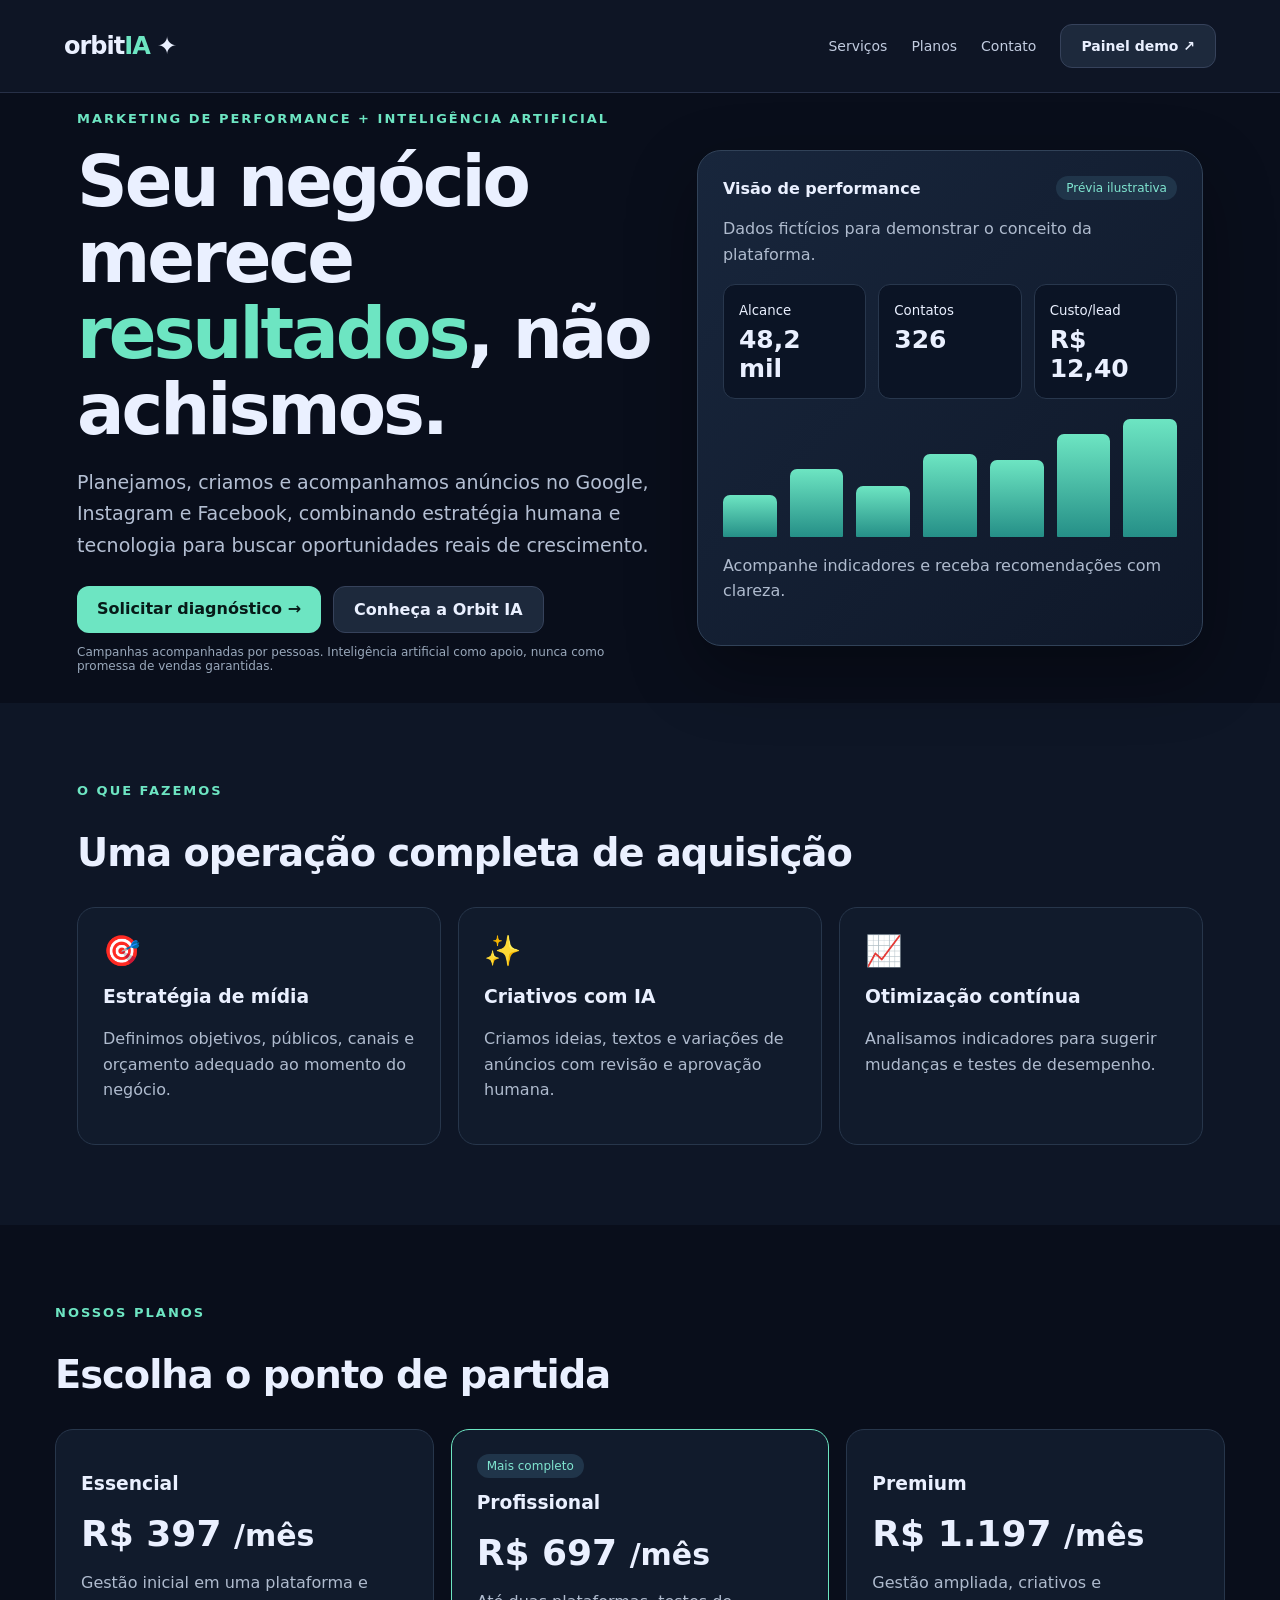
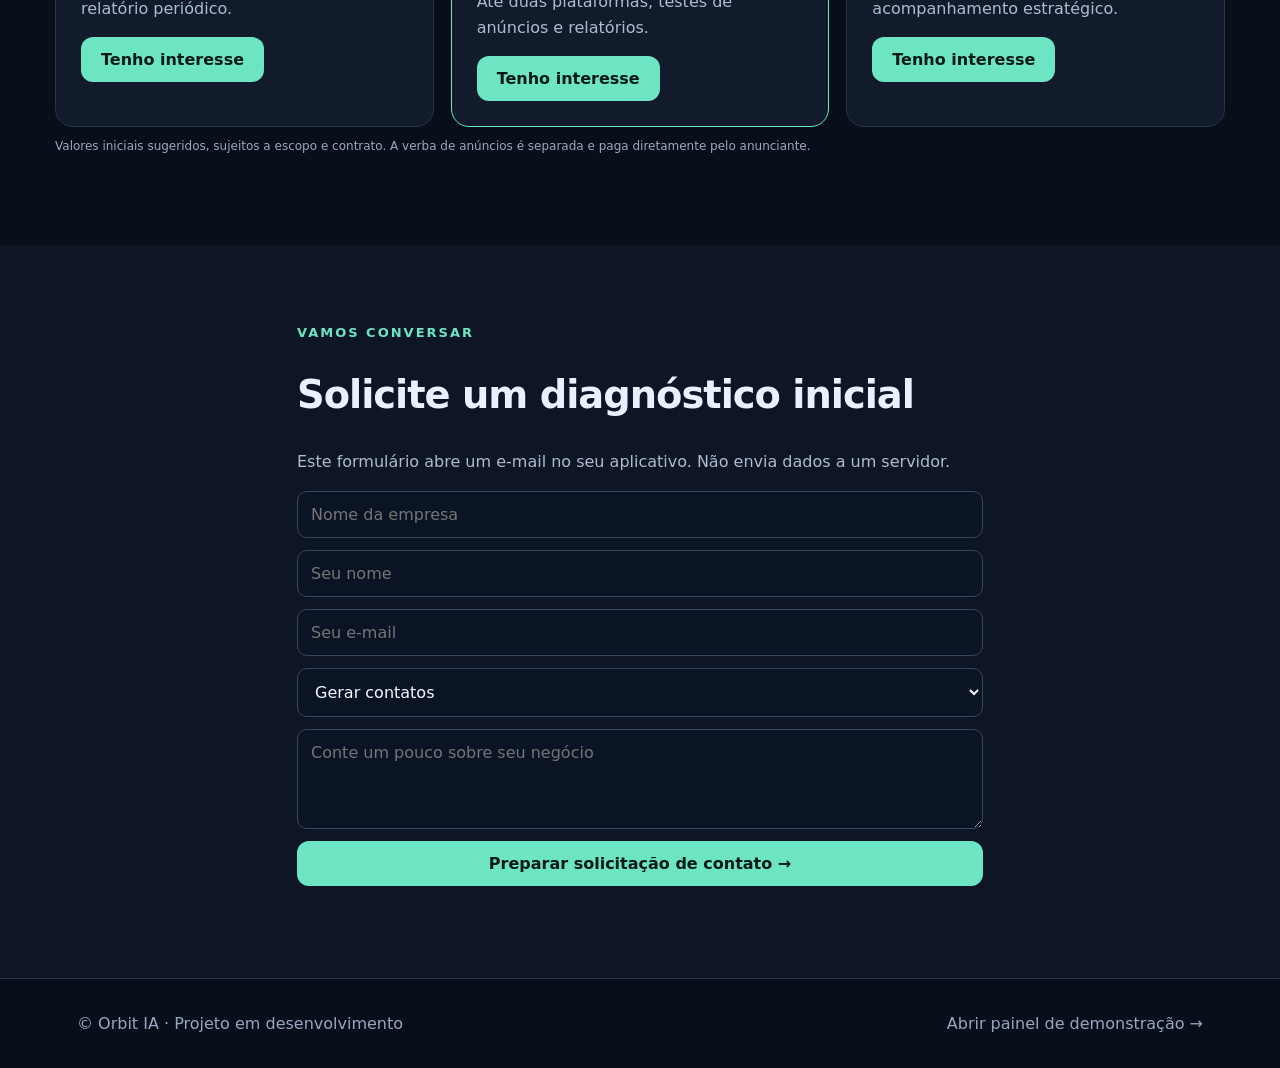
<file: index.html>
<!doctype html><html lang="pt-BR"><head><meta charset="utf-8"><meta name="viewport" content="width=device-width,initial-scale=1"><meta name="theme-color" content="#090e1b"><meta name="description" content="Orbit IA: gestão de tráfego pago com estratégia, tecnologia e inteligência artificial."><title>Orbit IA — Tráfego pago inteligente</title><link rel="stylesheet" href="styles.css"></head><body><header><a class="brand" href="index.html">orbit<span>IA</span> ✦</a><nav><a href="#servicos">Serviços</a><a href="#planos">Planos</a><a href="#contato">Contato</a><a class="btn secondary" href="painel.html">Painel demo ↗</a></nav></header><main><section class="wrap hero"><div><div class="eyebrow">Marketing de performance + inteligência artificial</div><h1>Seu negócio merece <span class="accent">resultados</span>, não achismos.</h1><p class="lead">Planejamos, criamos e acompanhamos anúncios no Google, Instagram e Facebook, combinando estratégia humana e tecnologia para buscar oportunidades reais de crescimento.</p><div class="buttons"><a href="#contato" class="btn">Solicitar diagnóstico →</a><a href="#servicos" class="btn secondary">Conheça a Orbit IA</a></div><p class="fine">Campanhas acompanhadas por pessoas. Inteligência artificial como apoio, nunca como promessa de vendas garantidas.</p></div><div class="panel"><div class="flex"><strong>Visão de performance</strong><span class="chip">Prévia ilustrativa</span></div><p class="muted">Dados fictícios para demonstrar o conceito da plataforma.</p><div class="kpis"><div class="kpi"><small>Alcance</small><b>48,2 mil</b></div><div class="kpi"><small>Contatos</small><b>326</b></div><div class="kpi"><small>Custo/lead</small><b>R$ 12,40</b></div></div><div class="bars"><i style="height:35%"></i><i style="height:57%"></i><i style="height:43%"></i><i style="height:70%"></i><i style="height:65%"></i><i style="height:87%"></i><i style="height:100%"></i></div><p class="muted">Acompanhe indicadores e receba recomendações com clareza.</p></div></section><section id="servicos" class="section" style="background:#0e1626"><div class="wrap"><div class="eyebrow">O que fazemos</div><h2>Uma operação completa de aquisição</h2><div class="grid"><div class="card"><div class="icon">🎯</div><h3>Estratégia de mídia</h3><p>Definimos objetivos, públicos, canais e orçamento adequado ao momento do negócio.</p></div><div class="card"><div class="icon">✨</div><h3>Criativos com IA</h3><p>Criamos ideias, textos e variações de anúncios com revisão e aprovação humana.</p></div><div class="card"><div class="icon">📈</div><h3>Otimização contínua</h3><p>Analisamos indicadores para sugerir mudanças e testes de desempenho.</p></div></div></div></section><section id="planos" class="section wrap"><div class="eyebrow">Nossos planos</div><h2>Escolha o ponto de partida</h2><div class="grid"><div class="card"><h3>Essencial</h3><div class="price">R$ 397 <small>/mês</small></div><p>Gestão inicial em uma plataforma e relatório periódico.</p><a class="btn" href="#contato">Tenho interesse</a></div><div class="card" style="border-color:#6de5c2"><span class="chip">Mais completo</span><h3>Profissional</h3><div class="price">R$ 697 <small>/mês</small></div><p>Até duas plataformas, testes de anúncios e relatórios.</p><a class="btn" href="#contato">Tenho interesse</a></div><div class="card"><h3>Premium</h3><div class="price">R$ 1.197 <small>/mês</small></div><p>Gestão ampliada, criativos e acompanhamento estratégico.</p><a class="btn" href="#contato">Tenho interesse</a></div></div><p class="fine">Valores iniciais sugeridos, sujeitos a escopo e contrato. A verba de anúncios é separada e paga diretamente pelo anunciante.</p></section><section id="contato" class="section" style="background:#0e1626"><div class="wrap" style="max-width:730px"><div class="eyebrow">Vamos conversar</div><h2>Solicite um diagnóstico inicial</h2><p class="muted">Este formulário abre um e-mail no seu aplicativo. Não envia dados a um servidor.</p><form class="form" id="contatoForm"><input name="empresa" placeholder="Nome da empresa" required><input name="nome" placeholder="Seu nome" required><input name="email" type="email" placeholder="Seu e-mail" required><select name="objetivo"><option value="Gerar contatos">Gerar contatos</option><option value="Aumentar vendas">Aumentar vendas</option><option value="Agendamentos">Conseguir agendamentos</option></select><textarea name="mensagem" placeholder="Conte um pouco sobre seu negócio"></textarea><button class="btn" type="submit">Preparar solicitação de contato →</button><div id="retorno" class="fine" role="status"></div></form></div></section></main><footer class="footer"><div class="wrap flex"><span>© Orbit IA · Projeto em desenvolvimento</span><a href="painel.html">Abrir painel de demonstração →</a></div></footer><script>document.querySelector('#contatoForm').addEventListener('submit',e=>{e.preventDefault();let f=new FormData(e.target);let msg='Empresa: '+f.get('empresa')+'\nNome: '+f.get('nome')+'\nE-mail: '+f.get('email')+'\nObjetivo: '+f.get('objetivo')+'\nMensagem: '+f.get('mensagem');navigator.clipboard?.writeText(msg).then(()=>document.querySelector('#retorno').textContent='Resumo copiado! Envie-o pelo canal de contato da agência.').catch(()=>document.querySelector('#retorno').textContent='Copie o resumo e envie pelo canal de contato.');alert('Seu formulário foi preparado. Nenhuma mensagem foi enviada automaticamente.');});</script></body></html>
</file>
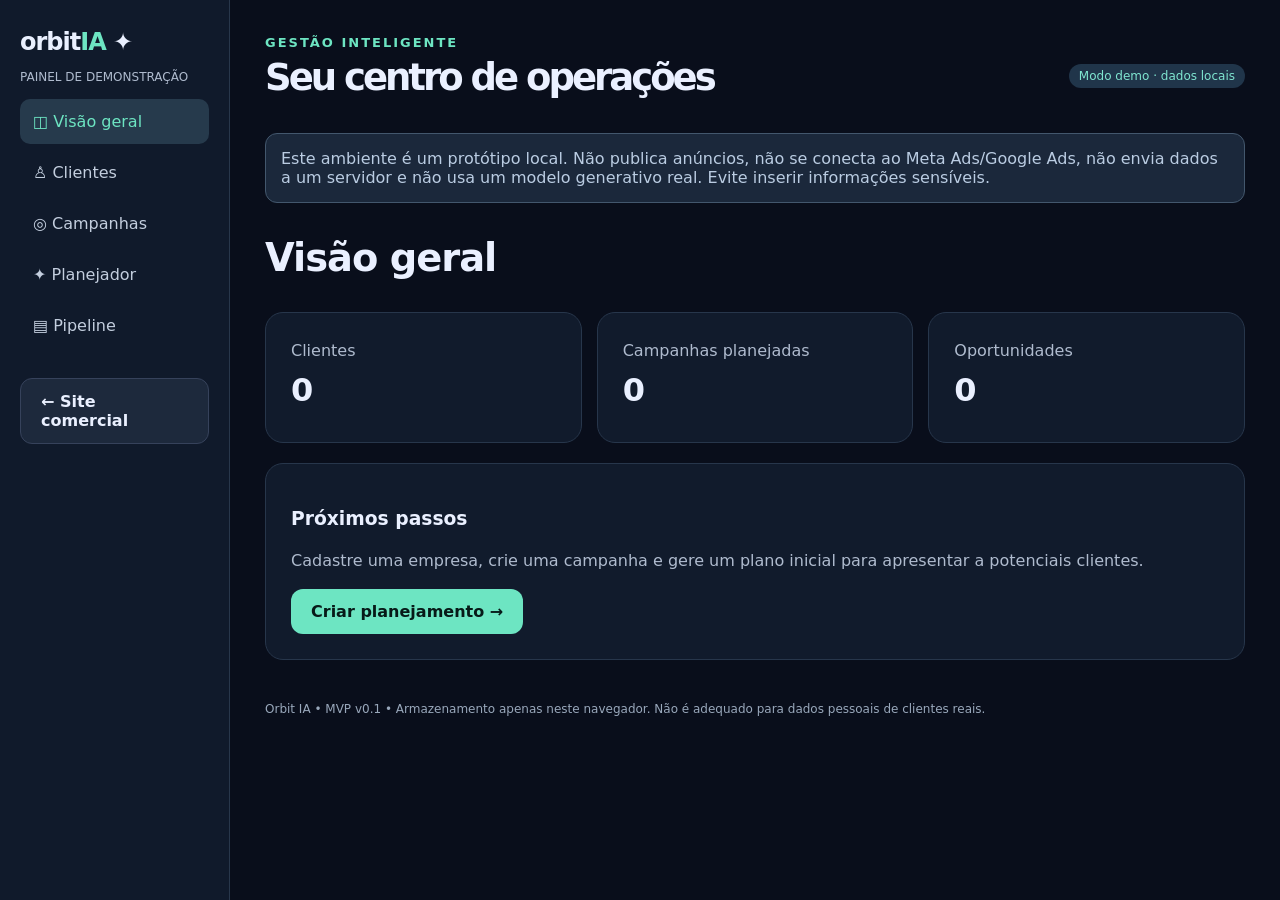
<file: painel.html>
<!doctype html><html lang="pt-BR"><head><meta charset="utf-8"><meta name="viewport" content="width=device-width,initial-scale=1"><title>Orbit IA | Painel de demonstração</title><link rel="stylesheet" href="styles.css"></head><body><div class="dashboard"><aside class="sidebar"><a href="index.html" class="brand">orbit<span>IA</span> ✦</a><p class="muted" style="font-size:12px">PAINEL DE DEMONSTRAÇÃO</p><button class="active" data-page="visao">◫ Visão geral</button><button data-page="clientes">♙ Clientes</button><button data-page="campanhas">◎ Campanhas</button><button data-page="planejador">✦ Planejador</button><button data-page="crm">▤ Pipeline</button><a href="index.html" class="btn secondary" style="margin-top:30px">← Site comercial</a></aside><main class="main"><div class="flex"><div><div class="eyebrow">Gestão inteligente</div><h1 style="font-size:37px;margin:8px 0 20px">Seu centro de operações</h1></div><span class="chip">Modo demo · dados locais</span></div><div class="notice">Este ambiente é um protótipo local. Não publica anúncios, não se conecta ao Meta Ads/Google Ads, não envia dados a um servidor e não usa um modelo generativo real. Evite inserir informações sensíveis.</div><section id="visao" class="page active"><h2>Visão geral</h2><div class="dashgrid"><div class="card"><div class="muted">Clientes</div><div class="stat" id="vClientes">0</div></div><div class="card"><div class="muted">Campanhas planejadas</div><div class="stat" id="vCampanhas">0</div></div><div class="card"><div class="muted">Oportunidades</div><div class="stat" id="vLeads">0</div></div></div><div class="card" style="margin-top:20px"><h3>Próximos passos</h3><p class="muted">Cadastre uma empresa, crie uma campanha e gere um plano inicial para apresentar a potenciais clientes.</p><button class="btn" onclick="go('planejador')">Criar planejamento →</button></div></section><section id="clientes" class="page"><div class="flex"><h2>Clientes</h2><span class="chip">Cadastro local</span></div><div class="card"><h3>Adicionar cliente</h3><form id="formCliente" class="form"><input name="nome" placeholder="Nome da empresa" required maxlength="90"><input name="segmento" placeholder="Segmento (ex.: educação)" maxlength="70" required><input name="contato" placeholder="Contato comercial (sem dados sensíveis)" maxlength="100"><button class="btn">Salvar cliente</button></form></div><div class="card" style="margin-top:16px;overflow:auto"><h3>Empresas cadastradas</h3><table><thead><tr><th>Empresa</th><th>Segmento</th><th>Contato</th><th>Ação</th></tr></thead><tbody id="tClientes"></tbody></table></div></section><section id="campanhas" class="page"><h2>Campanhas</h2><div class="card"><h3>Registrar campanha planejada</h3><form id="formCampanha" class="form"><input name="nome" placeholder="Nome da campanha" maxlength="100" required><input name="empresa" placeholder="Empresa" maxlength="100" required><select name="plataforma"><option>Meta Ads</option><option>Google Ads</option><option>Multicanal</option></select><input name="orcamento" type="number" placeholder="Orçamento de mídia em R$" min="0" step="0.01" required><button class="btn">Adicionar ao planejamento</button></form></div><div class="card" style="margin-top:16px;overflow:auto"><h3>Campanhas registradas</h3><table><thead><tr><th>Campanha</th><th>Empresa</th><th>Canal</th><th>Orçamento</th><th>Ação</th></tr></thead><tbody id="tCampanhas"></tbody></table></div></section><section id="planejador" class="page"><h2>Planejador de anúncios</h2><p class="muted">Gere um primeiro rascunho estratégico baseado em regras. Revise tudo antes de usar comercialmente.</p><div class="card"><form class="form" id="formPlano"><input name="empresa" placeholder="Nome do negócio" required maxlength="100"><input name="segmento" placeholder="Segmento (ex.: clínica odontológica)" required maxlength="100"><input name="cidade" placeholder="Cidade/mercado atendido" maxlength="80" required><select name="objetivo"><option value="leads">Gerar contatos</option><option value="vendas">Aumentar vendas</option><option value="agenda">Conseguir agendamentos</option></select><input name="orcamento" type="number" min="100" step="1" placeholder="Verba mensal em R$" required><textarea name="oferta" placeholder="Descreva o produto ou serviço e o diferencial" maxlength="800" required></textarea><button class="btn">Gerar estratégia inicial ✦</button></form></div><div id="planoWrap" style="display:none"><div class="flex"><h3>Estratégia sugerida</h3><button class="btn secondary" id="copiarPlano">Copiar plano</button></div><div class="result" id="plano"></div></div></section><section id="crm" class="page"><h2>Pipeline comercial</h2><div class="card"><h3>Nova oportunidade</h3><form id="formLead" class="form"><input name="empresa" placeholder="Empresa prospectada" maxlength="100" required><input name="servico" placeholder="Serviço de interesse" maxlength="100" required><select name="etapa"><option>Prospectado</option><option>Contato realizado</option><option>Proposta enviada</option><option>Negociação</option><option>Fechado</option></select><button class="btn">Adicionar oportunidade</button></form></div><div class="card" style="margin-top:16px;overflow:auto"><h3>Oportunidades</h3><table><thead><tr><th>Empresa</th><th>Serviço</th><th>Etapa</th><th>Ação</th></tr></thead><tbody id="tLeads"></tbody></table></div></section><div class="fine" style="margin-top:42px">Orbit IA • MVP v0.1 • Armazenamento apenas neste navegador. Não é adequado para dados pessoais de clientes reais.</div></main></div><script src="app.js"></script></body></html>
</file>
<file: styles.css>
:root{font-family:Inter,system-ui,-apple-system,Segoe UI,sans-serif;color:#eaf0ff;background:#090e1b}*{box-sizing:border-box}body{margin:0}a{color:inherit;text-decoration:none}button,input,select,textarea{font:inherit}button{cursor:pointer}header{display:flex;align-items:center;justify-content:space-between;padding:24px max(5vw,20px);border-bottom:1px solid #273047;background:#0e1525}.brand{font-weight:850;font-size:24px;letter-spacing:-1px}.brand span,.accent{color:#6de5c2}nav{display:flex;align-items:center;gap:24px}nav a{font-size:14px;color:#c2cce0}.btn{border:0;border-radius:12px;padding:13px 20px;background:#6de5c2;color:#071a18;font-weight:800;display:inline-block}.btn.secondary{background:#1d293c;color:#eaf0ff;border:1px solid #36425b}.wrap{max-width:1170px;margin:auto;padding:0 22px}.hero{display:grid;grid-template-columns:1.15fr 1fr;align-items:center;gap:38px;min-height:610px}.eyebrow{color:#6de5c2;font-size:13px;font-weight:800;text-transform:uppercase;letter-spacing:2px}h1{font-size:clamp(42px,5.5vw,78px);letter-spacing:-3px;line-height:1.08;margin:18px 0}h2{font-size:clamp(27px,3vw,40px);letter-spacing:-1px}.lead{font-size:19px;line-height:1.65;color:#b4bfd3;max-width:600px}.buttons{display:flex;gap:12px;flex-wrap:wrap;margin-top:25px}.panel{background:linear-gradient(135deg,#18263c,#0f1829);border:1px solid #314258;border-radius:24px;padding:25px;box-shadow:0 26px 70px #0005}.grid{display:grid;grid-template-columns:repeat(3,1fr);gap:17px}.card{padding:25px;background:#111b2c;border:1px solid #27364b;border-radius:18px}.card p,.muted{color:#afbbce;line-height:1.6}.card .icon{font-size:30px}.metric{font-size:32px;font-weight:900;color:#6de5c2}.section{padding:80px 0}.kpis{display:grid;grid-template-columns:repeat(3,1fr);gap:12px}.kpi{background:#0b1425;border:1px solid #28374d;border-radius:12px;padding:15px}.kpi b{display:block;margin-top:6px;font-size:25px}.bars{display:flex;align-items:end;height:138px;gap:13px;padding-top:20px}.bars i{display:block;flex:1;background:linear-gradient(#6de5c2,#258f87);border-radius:7px 7px 1px 1px}.price{font-size:36px;font-weight:900}.fine{font-size:12px;color:#99a8bb}.form{display:grid;gap:12px}input,textarea,select{width:100%;border-radius:10px;padding:13px;border:1px solid #35465f;background:#0a1424;color:#f3f8ff}textarea{min-height:100px}.footer{border-top:1px solid #27364b;padding:35px 0;color:#97a7be}table{border-collapse:collapse;width:100%}th,td{text-align:left;padding:13px;border-bottom:1px solid #2b3a50}th{color:#9fb2c8;font-size:12px;text-transform:uppercase}.dashboard{display:grid;grid-template-columns:230px 1fr;min-height:100vh}.sidebar{background:#101a2b;border-right:1px solid #28374b;padding:28px 20px}.sidebar button{display:block;width:100%;text-align:left;background:none;color:#c3cede;padding:13px;border:0;border-radius:10px;margin-top:6px}.sidebar button.active{background:#263a4c;color:#6de5c2}.main{padding:35px;max-width:1280px;width:100%}.dashgrid{display:grid;grid-template-columns:repeat(3,1fr);gap:15px}.page{display:none}.page.active{display:block}.flex{display:flex;justify-content:space-between;align-items:center;gap:12px}.chip{border-radius:99px;padding:5px 10px;background:#20354a;color:#7fe5d0;font-size:12px}.empty{color:#8da1b9;padding:30px;text-align:center}.notice{border:1px solid #43576d;background:#1b283b;border-radius:12px;padding:15px;margin:15px 0;color:#bacce2}.result{white-space:pre-wrap;line-height:1.7;background:#0a1320;border:1px solid #293a50;border-radius:15px;padding:22px}.stat{font-size:32px;font-weight:850;margin:8px 0}@media(max-width:850px){.hero{grid-template-columns:1fr;padding:60px 0;min-height:unset}.grid,.dashgrid{grid-template-columns:1fr}.dashboard{grid-template-columns:1fr}.sidebar{border-right:0;border-bottom:1px solid #334}.sidebar button{display:inline-block;width:auto}.main{padding:20px}nav{gap:12px}nav a:not(.btn){display:none}.kpis{grid-template-columns:1fr}}
</file>
